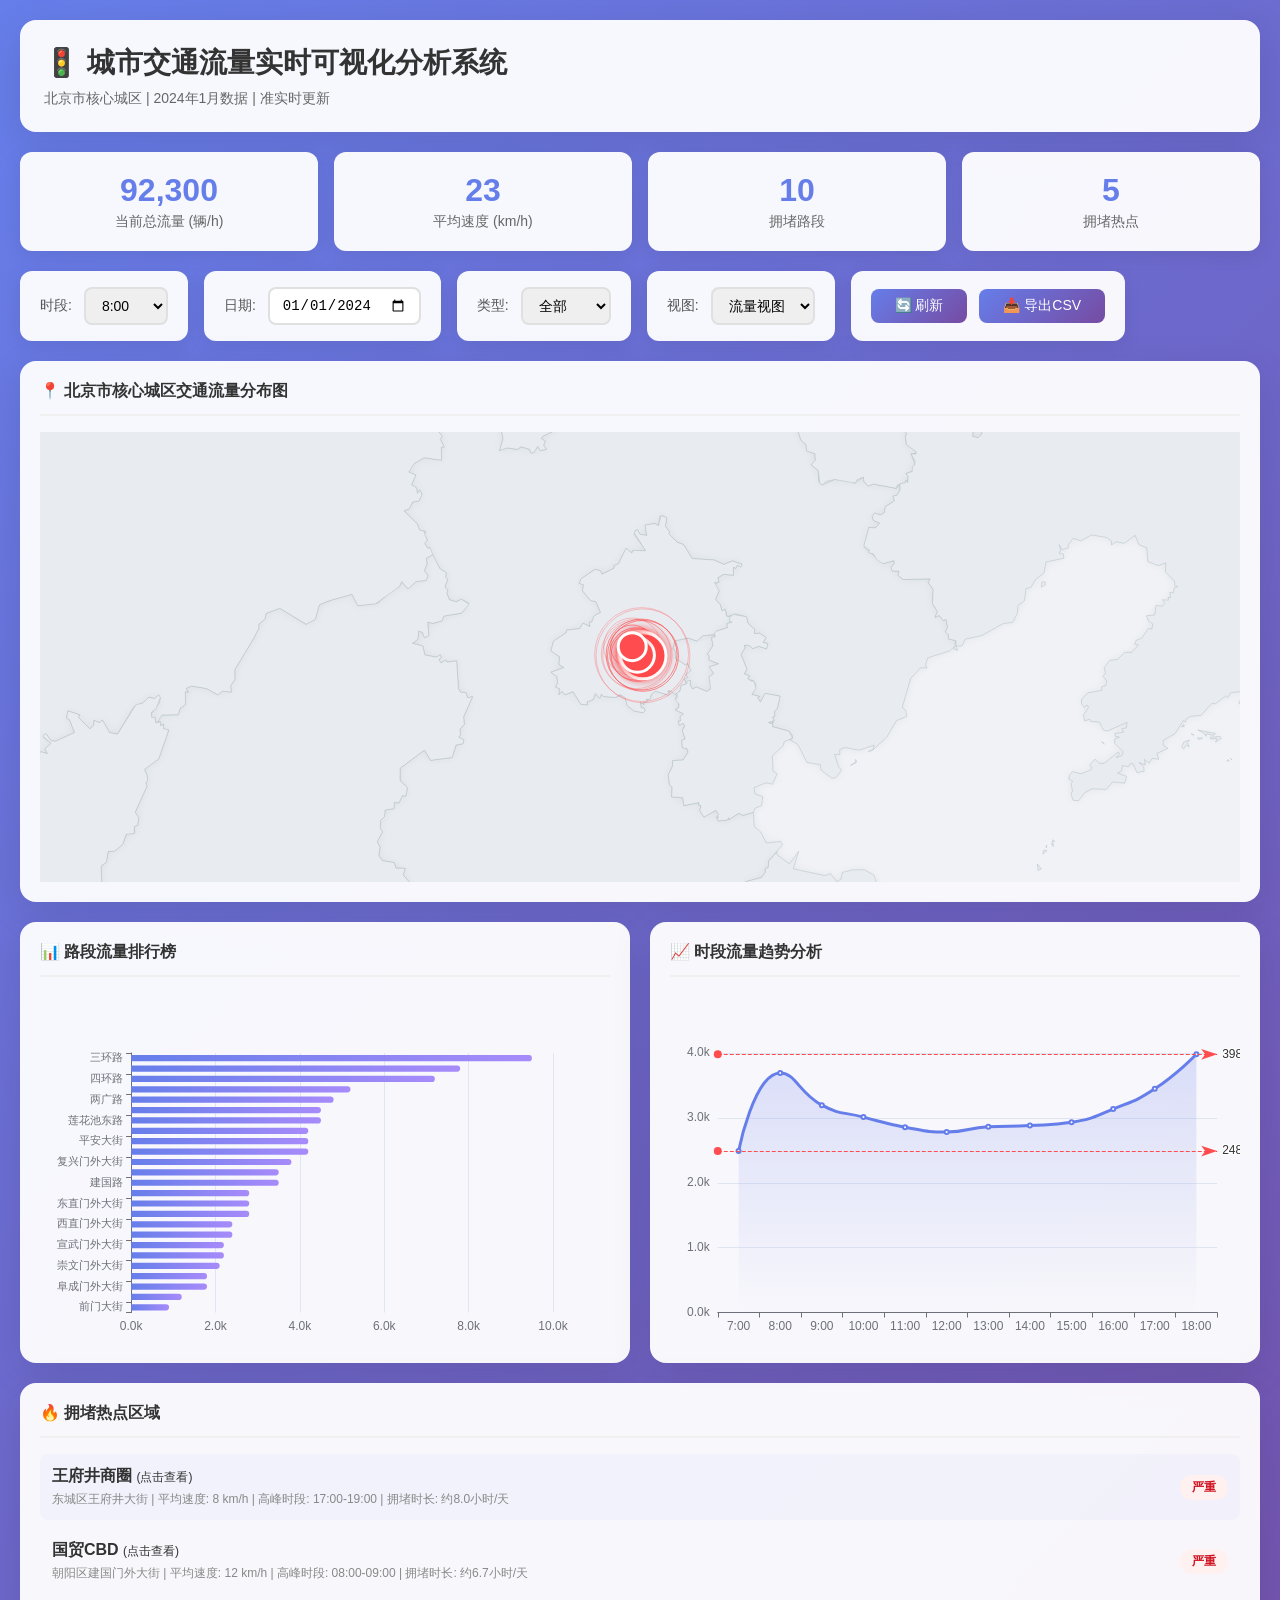
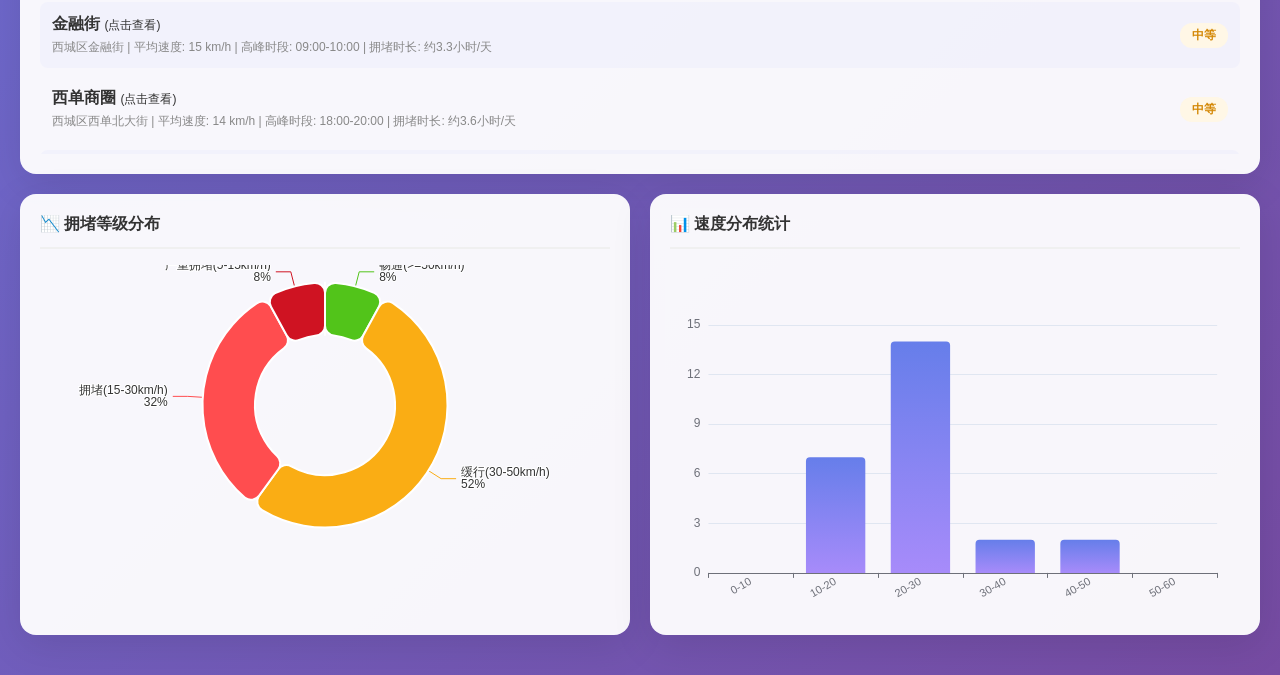
<file: visualization/index.html>
<!DOCTYPE html>
<html lang="zh-CN">
<head>
    <meta charset="UTF-8">
    <meta name="viewport" content="width=device-width, initial-scale=1.0">
    <title>城市交通流量实时可视化分析系统</title>
    <script src="echarts.min.js"></script>
    <script src="china.js"></script>
    <style>
* { margin: 0; padding: 0; box-sizing: border-box; }
body {
    font-family: 'Microsoft YaHei', sans-serif;
    background: linear-gradient(135deg, #667eea 0%, #764ba2 100%);
    min-height: 100vh; padding: 20px;
}
.container { max-width: 1400px; margin: 0 auto; }
.header {
    background: rgba(255,255,255,0.95); border-radius: 16px;
    padding: 24px; margin-bottom: 20px;
    box-shadow: 0 10px 40px rgba(0,0,0,0.1);
}
.header h1 { color: #333; font-size: 28px; margin-bottom: 8px; }
.header p { color: #666; font-size: 14px; }
.controls { display: flex; gap: 16px; margin-bottom: 20px; flex-wrap: wrap; }
.control-item {
    background: rgba(255,255,255,0.95); border-radius: 12px;
    padding: 16px 20px; display: flex; align-items: center; gap: 12px;
    box-shadow: 0 4px 20px rgba(0,0,0,0.08);
}
.control-item label { color: #555; font-weight: 500; font-size: 14px; }
.control-item select, .control-item input {
    padding: 8px 12px; border: 2px solid #e0e0e0;
    border-radius: 8px; font-size: 14px; outline: none;
    transition: border-color 0.3s;
}
.control-item select:focus, .control-item input:focus { border-color: #667eea; }
.control-item button {
    padding: 8px 24px;
    background: linear-gradient(135deg, #667eea 0%, #764ba2 100%);
    color: white; border: none; border-radius: 8px; font-size: 14px;
    cursor: pointer; transition: transform 0.2s, box-shadow 0.2s;
}
.control-item button:hover {
    transform: translateY(-2px);
    box-shadow: 0 4px 15px rgba(102,126,234,0.4);
}
.charts-grid { display: grid; grid-template-columns: 1fr 1fr; gap: 20px; margin-bottom: 20px; }
.chart-card {
    background: rgba(255,255,255,0.95); border-radius: 16px;
    padding: 20px; box-shadow: 0 10px 40px rgba(0,0,0,0.1);
}
.chart-card.full-width { grid-column: 1 / -1; }
.chart-card h3 {
    color: #333; font-size: 16px; margin-bottom: 16px;
    padding-bottom: 12px; border-bottom: 2px solid #f0f0f0;
}
.chart-container { height: 350px; }
.chart-container.map { height: 450px; }
.stats-grid { display: grid; grid-template-columns: repeat(4, 1fr); gap: 16px; margin-bottom: 20px; }
.stat-card {
    background: rgba(255,255,255,0.95); border-radius: 12px;
    padding: 20px; text-align: center;
    box-shadow: 0 4px 20px rgba(0,0,0,0.08); transition: transform 0.2s;
}
.stat-card:hover { transform: translateY(-4px); }
.stat-card .value { font-size: 32px; font-weight: bold; color: #667eea; margin-bottom: 4px; transition: all 0.3s ease; }
.stat-card .label { font-size: 14px; color: #666; }
.legend { display: flex; gap: 20px; justify-content: center; margin-top: 16px; flex-wrap: wrap; }
.legend-item { display: flex; align-items: center; gap: 8px; }
.legend-color { width: 24px; height: 16px; border-radius: 4px; }
.legend-text { font-size: 13px; color: #666; }
.hotspot-list { max-height: 300px; overflow-y: auto; }
.hotspot-item {
    display: flex; justify-content: space-between; align-items: center;
    padding: 12px; margin-bottom: 8px;
    background: rgba(248,249,250,0.8); border-radius: 8px; transition: background 0.2s;
}
.hotspot-item:nth-child(odd) { background: rgba(102,126,234,0.04); }
.hotspot-item:nth-child(even) { background: rgba(255,255,255,0.02); }
.hotspot-item:hover { background: rgba(102,126,234,0.1); }
.hotspot-info { flex: 1; }
.hotspot-name { font-weight: 600; color: #333; margin-bottom: 4px; }
.hotspot-location { font-size: 12px; color: #888; }
.hotspot-severity {
    padding: 4px 12px; border-radius: 12px; font-size: 12px; font-weight: 600;
}
.severity-severe { background: #fff1f0; color: #cf1322; }
.severity-medium { background: #fff7e6; color: #d48806; }
.severity-light { background: #f6ffed; color: #389e0d; }
.loading-container {
    display: flex; flex-direction: column; justify-content: center;
    align-items: center; min-height: 100vh; padding: 20px;
}
.loading-spinner {
    width: 60px; height: 60px;
    border: 4px solid rgba(255,255,255,0.3);
    border-top: 4px solid white; border-radius: 50%;
    animation: spin 1s linear infinite; margin-bottom: 20px;
}
@keyframes spin { to { transform: rotate(360deg); } }
.loading-text { color: white; font-size: 18px; }
.loading-progress {
    width: 200px; height: 4px;
    background: rgba(255,255,255,0.2); border-radius: 2px;
    margin-top: 16px; overflow: hidden;
}
.loading-progress-bar {
    height: 100%;
    background: linear-gradient(90deg, #667eea, #764ba2);
    border-radius: 2px;
    animation: loading-progress 2s ease-in-out infinite;
}
@keyframes loading-progress { 0% { width: 0%; } 50% { width: 70%; } 100% { width: 100%; } }
.error-container {
    display: none; flex-direction: column; justify-content: center;
    align-items: center; min-height: 100vh; padding: 20px;
}
.error-icon { font-size: 64px; margin-bottom: 20px; }
.error-message { color: white; font-size: 18px; text-align: center; max-width: 600px; margin-bottom: 24px; }
.retry-btn {
    padding: 12px 32px; background: white; color: #667eea;
    border: none; border-radius: 8px; font-size: 16px;
    font-weight: 600; cursor: pointer;
}
</style>
</head>
<body>
    <div id="loading-container" class="loading-container">
        <div class="loading-spinner"></div>
        <div class="loading-text">数据加载中...</div>
        <div class="loading-progress"><div class="loading-progress-bar"></div></div>
    </div>
    <div id="error-container" class="error-container">
        <div class="error-icon">⚠️</div>
        <p id="error-message"></p>
        <button class="retry-btn" onclick="window.location.reload()">重新加载</button>
    </div>
    <div id="main-content" class="container" style="display: none;">
        <div class="header">
            <h1>🚦 城市交通流量实时可视化分析系统</h1>
            <p>北京市核心城区 | 2024年1月数据 | 准实时更新</p>
        </div>
        <div class="stats-grid">
            <div class="stat-card">
                <div class="value" id="total-flow">0</div>
                <div class="label">当前总流量 (辆/h)</div>
            </div>
            <div class="stat-card">
                <div class="value" id="avg-speed">0</div>
                <div class="label">平均速度 (km/h)</div>
            </div>
            <div class="stat-card">
                <div class="value" id="congested-roads">0</div>
                <div class="label">拥堵路段</div>
            </div>
            <div class="stat-card">
                <div class="value" id="hotspots">0</div>
                <div class="label">拥堵热点</div>
            </div>
        </div>
        <div class="controls">
            <div class="control-item">
                <label>时段:</label>
                <select id="hour-select"><option value="7">7:00</option><option value="8" selected>8:00</option><option value="9">9:00</option><option value="10">10:00</option><option value="11">11:00</option><option value="12">12:00</option><option value="13">13:00</option><option value="14">14:00</option><option value="15">15:00</option><option value="16">16:00</option><option value="17">17:00</option><option value="18">18:00</option></select>
            </div>
            <div class="control-item">
                <label>日期:</label>
                <input type="date" id="date-input" value="2024-01-01">
            </div>
            <div class="control-item">
                <label>类型:</label>
                <select id="day-type">
                    <option value="all">全部</option>
                    <option value="workday">工作日</option>
                    <option value="weekend">周末</option>
                </select>
            </div>
            <div class="control-item">
                <label>视图:</label>
                <select id="view-mode">
                    <option value="flow" selected>流量视图</option>
                    <option value="speed">速度视图</option>
                    <option value="congestion">拥堵视图</option>
                </select>
            </div>
            <div class="control-item">
                <button id="refresh-btn">🔄 刷新</button>
                <button id="export-btn">📥 导出CSV</button>
            </div>
        </div>
        <div class="charts-grid">
            <div class="chart-card full-width">
                <h3>📍 北京市核心城区交通流量分布图</h3>
                <div class="chart-container map" id="map-chart"></div>
            </div>
            <div class="chart-card">
                <h3>📊 路段流量排行榜</h3>
                <div class="chart-container" id="flow-ranking"></div>
            </div>
            <div class="chart-card">
                <h3>📈 时段流量趋势分析</h3>
                <div class="chart-container" id="flow-trend"></div>
            </div>
            <div class="chart-card full-width">
                <h3>🔥 拥堵热点区域</h3>
                <div class="hotspot-list" id="hotspot-list"></div>
            </div>
            <div class="chart-card">
                <h3>📉 拥堵等级分布</h3>
                <div class="chart-container" id="congestion-dist"></div>
            </div>
            <div class="chart-card">
                <h3>📊 速度分布统计</h3>
                <div class="chart-container" id="speed-dist"></div>
            </div>
        </div>
    </div>

<script>
let trafficData = null;

function showLoading() {
    document.getElementById('loading-container').style.display = 'flex';
    document.getElementById('main-content').style.display = 'none';
    document.getElementById('error-container').style.display = 'none';
}

function hideLoading() {
    document.getElementById('loading-container').style.display = 'none';
    document.getElementById('main-content').style.display = 'block';
    document.getElementById('error-container').style.display = 'none';
}

function showError(message) {
    document.getElementById('loading-container').style.display = 'none';
    document.getElementById('main-content').style.display = 'none';
    document.getElementById('error-container').style.display = 'flex';
    document.getElementById('error-message').textContent = message;
}

showLoading();

document.addEventListener('DOMContentLoaded', function() {
    fetch('data/traffic_data.json')
        .then(response => {
            if (!response.ok) throw new Error('HTTP ' + response.status);
            return response.json();
        })
        .then(data => {
            trafficData = preprocessData(data);
            hideLoading();
            setTimeout(function() {
                try {
                    initCharts();
                    updateCharts();
                } catch(e) {
                    showError('图表初始化失败: ' + e.message);
                }
            }, 100);
        })
        .catch(function(error) {
            showError('数据加载失败，请检查本地服务。错误信息: ' + error.message);
        });
});

function preprocessData(rawData) {
    var cleaned = rawData.flow_data.filter(function(item) {
        return item.speed > 0 && item.flow > 0 && item.congestion >= 1 && item.congestion <= 5;
    });
    return Object.assign({}, rawData, { flow_data: cleaned });
}

var mapChart, flowRankingChart, flowTrendChart, congestionDistChart, speedDistChart;

function initCharts() {
    mapChart = echarts.init(document.getElementById('map-chart'));
    flowRankingChart = echarts.init(document.getElementById('flow-ranking'));
    flowTrendChart = echarts.init(document.getElementById('flow-trend'));
    congestionDistChart = echarts.init(document.getElementById('congestion-dist'));
    speedDistChart = echarts.init(document.getElementById('speed-dist'));

    window.addEventListener('resize', function() {
        mapChart.resize();
        flowRankingChart.resize();
        flowTrendChart.resize();
        congestionDistChart.resize();
        speedDistChart.resize();
    });

    document.getElementById('hour-select').addEventListener('change', updateCharts);
    document.getElementById('date-input').addEventListener('change', updateCharts);
    document.getElementById('day-type').addEventListener('change', updateCharts);
    document.getElementById('view-mode').addEventListener('change', updateCharts);
    document.getElementById('refresh-btn').addEventListener('click', updateCharts);
    document.getElementById('export-btn').addEventListener('click', exportData);
}

function updateCharts() {
    if (!trafficData) return;
    var hour = parseInt(document.getElementById('hour-select').value);
    var viewMode = document.getElementById('view-mode').value;
    var dayType = document.getElementById('day-type').value;
    var filteredData = trafficData.flow_data.filter(function(item) { return item.hour === hour; });
    if (dayType === 'workday') filteredData = filteredData.filter(function(item) { return isWorkday(item.date); });
    else if (dayType === 'weekend') filteredData = filteredData.filter(function(item) { return !isWorkday(item.date); });

    updateStats(filteredData);
    updateMapChart(filteredData, viewMode);
    updateFlowRanking(filteredData);
    updateFlowTrend(hour);
    updateHotspotList();
    updateCongestionDist(filteredData);
    updateSpeedDist(filteredData);
}

function isWorkday(dateStr) {
    var day = new Date(dateStr).getDay();
    return day >= 1 && day <= 5;
}

function animateValue(elementId, start, end, duration, formatter) {
    var el = document.getElementById(elementId);
    if (!el) return;
    var startTime = performance.now();
    function update(currentTime) {
        var elapsed = currentTime - startTime;
        var progress = Math.min(elapsed / duration, 1);
        var eased = 1 - Math.pow(1 - progress, 3);
        el.textContent = formatter(Math.round(start + (end - start) * eased));
        if (progress < 1) requestAnimationFrame(update);
    }
    requestAnimationFrame(update);
}

function updateStats(filteredData) {
    var totalFlow = filteredData.reduce(function(sum, item) { return sum + item.flow; }, 0);
    var avgSpeed = Math.round(filteredData.reduce(function(sum, item) { return sum + item.speed; }, 0) / filteredData.length);
    var congestedRoads = filteredData.filter(function(item) { return item.congestion >= 3; }).length;
    var hotspots = trafficData.congestion_hotspots.length;
    animateValue('total-flow', 0, totalFlow, 800, function(v) { return v.toLocaleString(); });
    animateValue('avg-speed', 0, avgSpeed, 600, function(v) { return String(v); });
    animateValue('congested-roads', 0, congestedRoads, 600, function(v) { return String(v); });
    animateValue('hotspots', 0, hotspots, 400, function(v) { return String(v); });
}

function getColorBySpeed(speed) {
    if (speed >= 50) return '#52C41A';
    if (speed >= 30) return '#FAAD14';
    if (speed >= 15) return '#FF4D4F';
    if (speed >= 5) return '#CF1322';
    return '#871618';
}

function getColorByCongestion(level) {
    if (level <= 1) return '#52C41A';
    if (level <= 2) return '#FAAD14';
    if (level <= 3) return '#FF4D4F';
    if (level <= 4) return '#CF1322';
    return '#871618';
}

function getCongestionLevel(speed) {
    if (speed >= 50) return { level: '畅通', desc: '交通状况良好，车辆行驶顺畅' };
    if (speed >= 30) return { level: '缓行', desc: '交通流量较大，行驶速度较慢' };
    if (speed >= 15) return { level: '拥堵', desc: '交通流量大，行驶困难' };
    if (speed >= 5) return { level: '严重拥堵', desc: '交通严重堵塞，车辆停滞' };
    return { level: '极度拥堵', desc: '交通完全堵塞' };
}

function adjustColor(hex, factor) {
    var r = parseInt(hex.slice(1, 3), 16);
    var g = parseInt(hex.slice(3, 5), 16);
    var b = parseInt(hex.slice(5, 7), 16);
    var adj = function(c) { return Math.min(255, Math.max(0, Math.round(c + (255 - c) * factor * 0.5))); };
    return '#' + [adj(r), adj(g), adj(b)].map(function(c) { return c.toString(16).padStart(2, '0'); }).join('');
}

function updateMapChart(filteredData, viewMode) {
    var lines = [];
    trafficData.roads.forEach(function(road) {
        var coords = trafficData.coordinates[road.id];
        if (!coords) return;
        var flowItem = filteredData.find(function(item) { return item.road_id === road.id; });
        var color = '#52C41A';
        var lineWidth = 2;
        if (flowItem) {
            if (viewMode === 'speed') color = getColorBySpeed(flowItem.speed);
            else if (viewMode === 'congestion') color = getColorByCongestion(flowItem.congestion);
            else { color = adjustColor('#667eea', flowItem.flow / 10000); }
            lineWidth = Math.max(2, Math.min(8, flowItem.flow / 1500));
        }
        lines.push({
            coords: [coords[0], coords[1]],
            roadId: road.id,
            roadName: road.name,
            lineStyle: { color: color, width: lineWidth, opacity: 0.75, curveness: 0.2 }
        });
        // Road endpoint markers disabled for clarity
    });

    var hotspotData = trafficData.congestion_hotspots.map(function(spot) {
        return { name: spot.name, value: [spot.lng, spot.lat, spot.level],
            symbolSize: 16 + spot.level * 6,
            itemStyle: { color: '#ff4d4f', borderColor: '#fff', borderWidth: 3, shadowBlur: 10, shadowColor: 'rgba(255,77,79,0.5)' },
            label: { show: false, formatter: spot.name, fontSize: 12, fontWeight: 'bold' },
                emphasis: { label: { show: true, formatter: spot.name, fontSize: 13, fontWeight: 'bold',
                    color: '#333', backgroundColor: 'rgba(255,255,255,0.9)', padding: [2, 8], borderRadius: 4, offset: [0, -20] } } };
    });

    mapChart.setOption({
        backgroundColor: '#f0f2f5',
        tooltip: {
            trigger: 'item',
            backgroundColor: 'rgba(255,255,255,0.96)',
            borderColor: '#d9d9d9',
            borderWidth: 1,
            padding: [12, 16],
            textStyle: { color: '#333', fontSize: 13 },
            formatter: function(params) {
                if (params.seriesType === 'lines') {
                    var road = trafficData.roads.find(function(r) { return r.id === params.data.roadId; });
                    var flowItem = filteredData.find(function(item) { return item.road_id === params.data.roadId; });
                    if (!road || !flowItem) return '';
                    var info = getCongestionLevel(flowItem.speed);
                    var speedColor = getColorBySpeed(flowItem.speed);
                    return '<div style="min-width:240px;">' +
                        '<div style="font-size:15px;font-weight:bold;margin-bottom:10px;border-bottom:2px solid ' + speedColor + ';padding-bottom:6px;">' + road.name + '</div>' +
                        '<table style="width:100%;font-size:12px;line-height:2;">' +
                        '<tr><td style="color:#888;">起点</td><td>' + road.start + '</td><td style="color:#888;">终点</td><td>' + road.end + '</td></tr>' +
                        '<tr><td style="color:#888;">长度</td><td>' + road.length + ' km</td><td style="color:#888;">类型</td><td>' + road.type + '</td></tr>' +
                        '<tr><td style="color:#888;">流量</td><td style="font-weight:bold;">' + flowItem.flow.toLocaleString() + ' 辆/h</td><td style="color:#888;">速度</td><td style="color:' + speedColor + ';font-weight:bold;">' + flowItem.speed + ' km/h</td></tr>' +
                        '<tr><td style="color:#888;">拥堵</td><td colspan="3" style="color:' + speedColor + ';font-weight:bold;">' + info.level + '</td></tr>' +
                        '</table>' +
                        '<div style="margin-top:8px;padding-top:8px;border-top:1px solid #eee;font-size:11px;color:#999;">' + info.desc + '</div></div>';
                }
                if (params.seriesType === 'effectScatter') {
                    return '<div style="font-weight:bold;font-size:14px;">' + params.name + '</div>' +
                        '<div style="font-size:12px;color:#888;">拥堵热点 - 点击可跳转</div>';
                }
                return '';
            }
        },
        geo: {
            map: 'china', roam: true,
            scaleLimit: { min: 8, max: 50 },
            center: [116.4, 39.9], zoom: 12,
            label: { show: false },
            itemStyle: { areaColor: '#e8ecf1', borderColor: '#b0bec5', borderWidth: 0.5, shadowColor: 'rgba(0,0,0,0.05)', shadowBlur: 10 },
            emphasis: { itemStyle: { areaColor: '#dce3e8' }, label: { show: false } }
        },
        series: [{
            type: 'lines', coordinateSystem: 'geo', zlevel: 1,
            polyline: false,
            data: lines,
            lineStyle: { width: 3, opacity: 0.8, curveness: 0.2 },
            emphasis: { lineStyle: { width: 8, opacity: 1 } },
            effect: { show: false }
        }, {
            type: 'effectScatter', coordinateSystem: 'geo', zlevel: 2,
            data: hotspotData,
            rippleEffect: { brushType: 'stroke', scale: 2.5, period: 4, color: '#ff4d4f' },
            emphasis: { scale: 1.5, itemStyle: { shadowBlur: 20, shadowColor: 'rgba(255,77,79,0.8)' } }
        }]
    });
}

        
        function updateFlowRanking(filteredData) {
    var sortedData = filteredData.slice().sort(function(a, b) { return b.flow - a.flow; });
    var roadNames = sortedData.map(function(item) {
        var road = trafficData.roads.find(function(r) { return r.id === item.road_id; });
        return road ? road.name : item.road_id;
    });
    var flows = sortedData.map(function(item) { return item.flow; });

    flowRankingChart.setOption({
        backgroundColor: 'transparent',
        tooltip: { trigger: 'axis', formatter: function(p) { return p[0].name + '<br/>流量: ' + p[0].value.toLocaleString() + ' 辆/h'; } },
        grid: { left: '3%', right: '10%', bottom: '3%', containLabel: true },
        xAxis: { type: 'value', axisLabel: { formatter: function(v) { return (v / 1000).toFixed(1) + 'k'; } } },
        yAxis: { type: 'category', data: roadNames, inverse: true, axisLabel: { fontSize: 11 } },
        series: [{
            type: 'bar', data: flows, barWidth: '60%',
            itemStyle: {
                borderRadius: [0, 4, 4, 0],
                color: new echarts.graphic.LinearGradient(0, 0, 1, 0, [{ offset: 0, color: '#667eea' }, { offset: 1, color: '#a78bfa' }])
            }
        }]
    });
}

function updateFlowTrend(selectedHour) {
    var hours = Array.from(new Set(trafficData.flow_data.map(function(f) { return f.hour; }))).sort(function(a, b) { return a - b; });
    var avgFlows = hours.map(function(hour) {
        var hourData = trafficData.flow_data.filter(function(item) { return item.hour === hour; });
        if (hourData.length === 0) return 0;
        return Math.round(hourData.reduce(function(sum, item) { return sum + item.flow; }, 0) / hourData.length);
    });

    flowTrendChart.setOption({
        backgroundColor: 'transparent',
        tooltip: { trigger: 'axis', formatter: function(p) { return p[0].axisValue + ':00<br/>平均流量: ' + p[0].value.toLocaleString() + ' 辆'; } },
        grid: { left: '3%', right: '4%', bottom: '3%', containLabel: true },
        xAxis: { type: 'category', data: hours.map(function(h) { return h + ':00'; }) },
        yAxis: { type: 'value', axisLabel: { formatter: function(v) { return (v / 1000).toFixed(1) + 'k'; } } },
        series: [{
            type: 'line', data: avgFlows, smooth: true,
            lineStyle: { color: '#667eea', width: 3 },
            itemStyle: { color: '#667eea' },
            areaStyle: { color: new echarts.graphic.LinearGradient(0, 0, 0, 1, [{ offset: 0, color: 'rgba(102,126,234,0.3)' }, { offset: 1, color: 'rgba(102,126,234,0)' }]) },
            markLine: {
                silent: true,
                data: [{ type: 'max', name: '峰值' }, { type: 'min', name: '谷值' }],
                lineStyle: { color: '#ff4d4f', type: 'dashed' }
            }
        }]
    });
}

function getCongestionDuration(hotspotName) {
    var hotspot = trafficData.congestion_hotspots.find(function(h) { return h.name === hotspotName; });
    if (!hotspot) return '数据未知';
    var baseHours = hotspot.severity === '严重' ? 4 : hotspot.severity === '中等' ? 2.5 : 2;
    var speedFactor = Math.max(0.5, hotspot.average_speed / 20);
    return '约' + (baseHours / speedFactor).toFixed(1) + '小时/天';
}

function updateHotspotList() {
    var container = document.getElementById('hotspot-list');
    container.innerHTML = trafficData.congestion_hotspots.map(function(hotspot) {
        var severityClass = hotspot.severity === '严重' ? 'severity-severe' : hotspot.severity === '中等' ? 'severity-medium' : 'severity-light';
        var duration = getCongestionDuration(hotspot.name);
        return '<div class="hotspot-item" onclick="navigateToHotspot(\'' + hotspot.name + '\')" style="cursor:pointer;">' +
            '<div class="hotspot-info">' +
            '<div class="hotspot-name">' + hotspot.name + ' <span style="font-weight:normal;font-size:12px;">(点击查看)</span></div>' +
            '<div class="hotspot-location">' + hotspot.location + ' | 平均速度: ' + hotspot.average_speed + ' km/h | 高峰时段: ' + hotspot.peak_hour + ' | 拥堵时长: ' + duration + '</div>' +
            '</div>' +
            '<span class="hotspot-severity ' + severityClass + '">' + hotspot.severity + '</span></div>';
    }).join('');
}

function getHotspotCenter(hotspotName) {
    var hotspot = trafficData.congestion_hotspots.find(function(h) { return h.name === hotspotName; });
    return hotspot ? [hotspot.lng, hotspot.lat] : [116.4, 39.9];
}

function navigateToHotspot(hotspotName) {
    var center = getHotspotCenter(hotspotName);
    mapChart.dispatchAction({ type: 'geoZoom', zoom: 15, center: center });
    document.getElementById('view-mode').value = 'congestion';
    updateCharts();
}

function updateCongestionDist(filteredData) {
    var dist = { 1: 0, 2: 0, 3: 0, 4: 0, 5: 0 };
    filteredData.forEach(function(item) { dist[item.congestion]++; });

    congestionDistChart.setOption({
        backgroundColor: 'transparent',
        tooltip: { trigger: 'item', formatter: '{b}: {c} ({d}%)' },
        legend: { orient: 'horizontal', bottom: 0, data: ['畅通', '缓行', '拥堵', '严重拥堵', '极度拥堵'] },
        series: [{
            type: 'pie', radius: ['40%', '70%'], center: ['50%', '40%'],
            avoidLabelOverlap: false, animation: true, animationDuration: 800,
            itemStyle: { borderRadius: 10, borderColor: '#fff', borderWidth: 2 },
            label: { show: true, formatter: '{b}\n{d}%' },
            data: [
                { value: dist[1], name: '畅通(>=50km/h)', itemStyle: { color: '#52C41A' } },
                { value: dist[2], name: '缓行(30-50km/h)', itemStyle: { color: '#FAAD14' } },
                { value: dist[3], name: '拥堵(15-30km/h)', itemStyle: { color: '#FF4D4F' } },
                { value: dist[4], name: '严重拥堵(5-15km/h)', itemStyle: { color: '#CF1322' } },
                { value: dist[5], name: '极度拥堵(<5km/h)', itemStyle: { color: '#871618' } }
            ]
        }]
    });
}

function updateSpeedDist(filteredData) {
    var speeds = filteredData.map(function(item) { return item.speed; });
    var bins = [0, 10, 20, 30, 40, 50, 60];
    var counts = bins.slice(0, -1).map(function(bin, idx) {
        return speeds.filter(function(s) { return s >= bin && s < bins[idx + 1]; }).length;
    });

    speedDistChart.setOption({
        backgroundColor: 'transparent',
        tooltip: { trigger: 'axis', formatter: function(params) { return bins[params[0].dataIndex] + '-' + bins[params[0].dataIndex + 1] + ' km/h<br/>路段数: ' + params[0].value; } },
        grid: { left: '3%', right: '4%', bottom: '3%', containLabel: true },
        xAxis: { type: 'category', data: bins.slice(0, -1).map(function(bin, idx) { return bin + '-' + bins[idx + 1]; }), axisLabel: { fontSize: 11, rotate: 30 } },
        yAxis: { type: 'value' },
        series: [{
            type: 'bar', data: counts, barWidth: '70%',
            itemStyle: {
                borderRadius: [4, 4, 0, 0],
                color: new echarts.graphic.LinearGradient(0, 0, 0, 1, [{ offset: 0, color: '#667eea' }, { offset: 1, color: '#a78bfa' }])
            }
        }]
    });
}

function exportData() {
    if (!trafficData) return;
    var hour = parseInt(document.getElementById('hour-select').value);
    var dayType = document.getElementById('day-type').value;
    var filteredData = trafficData.flow_data.filter(function(item) { return item.hour === hour; });
    if (dayType === 'workday') filteredData = filteredData.filter(function(item) { return isWorkday(item.date); });
    else if (dayType === 'weekend') filteredData = filteredData.filter(function(item) { return !isWorkday(item.date); });
    var csv = '路段名称,路段ID,日期,时段,流量,速度,拥堵等级\n';
    filteredData.forEach(function(item) {
        var road = trafficData.roads.find(function(r) { return r.id === item.road_id; });
        csv += (road ? road.name : item.road_id) + ',' + item.road_id + ',' + item.date + ',' + item.hour + ',' + item.flow + ',' + item.speed + ',' + item.congestion + '\n';
    });
    var blob = new Blob(['\ufeff' + csv], { type: 'text/csv;charset=utf-8;' });
    var link = document.createElement('a');
    link.href = URL.createObjectURL(blob);
    link.download = 'traffic_data_' + hour + 'h.csv';
    link.click();
}
</script>
</body>
</html>
</file>
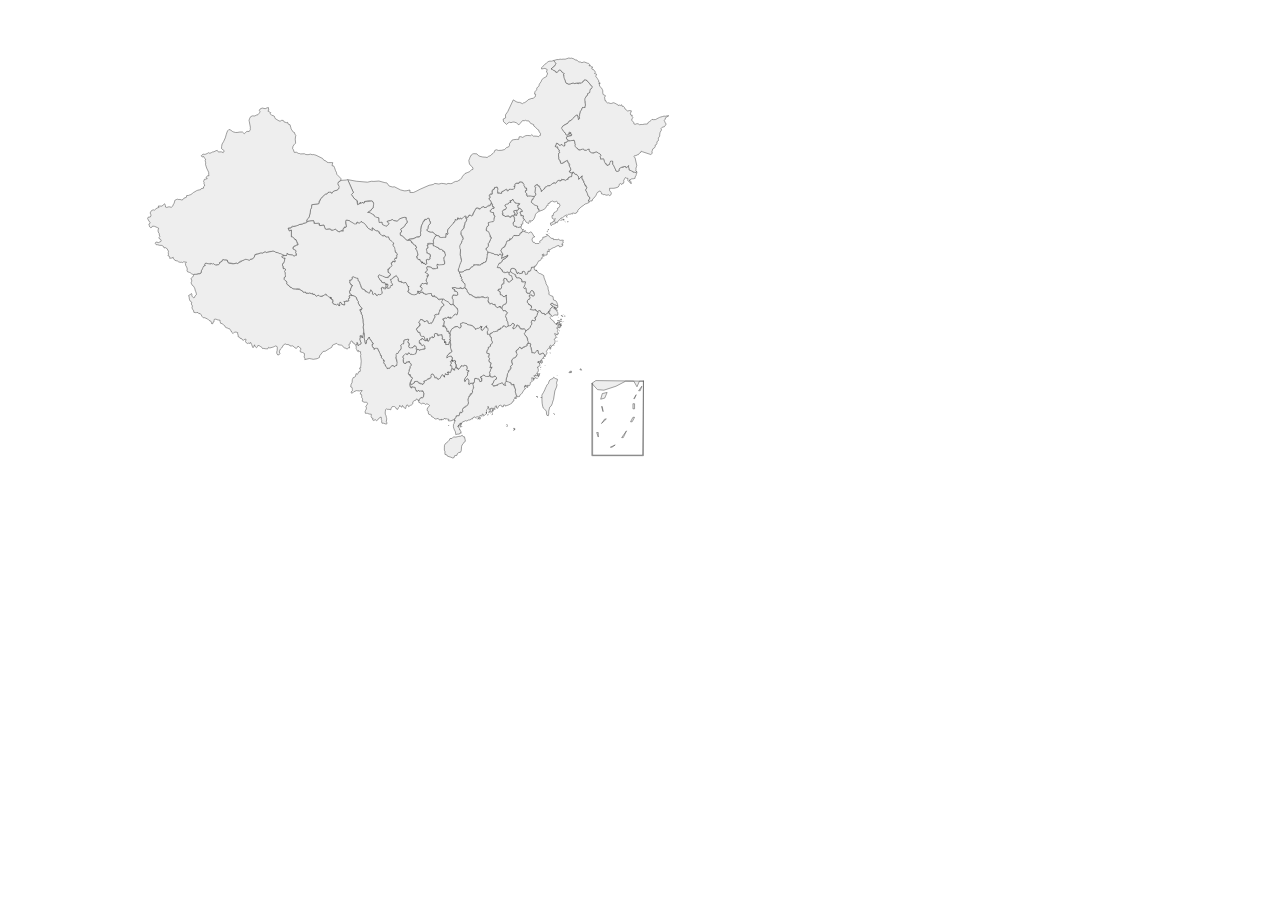
<file: visualization/test.html>
<!DOCTYPE html>
<html lang="zh-CN">
<head>
    <meta charset="UTF-8">
    <title>Test</title>
    <script src="echarts.min.js"></script>
    <script src="china.js"></script>
</head>
<body>
    <div id="test" style="width:800px;height:500px;"></div>
    <script>
    var chart = echarts.init(document.getElementById('test'));
    chart.setOption({
        geo: { map: 'china', roam: true },
        series: []
    });
    console.log('ECharts version:', echarts.version);
    console.log('Map registered:', !!echarts.getMap('china'));
    </script>
</body>
</html>
</file>
